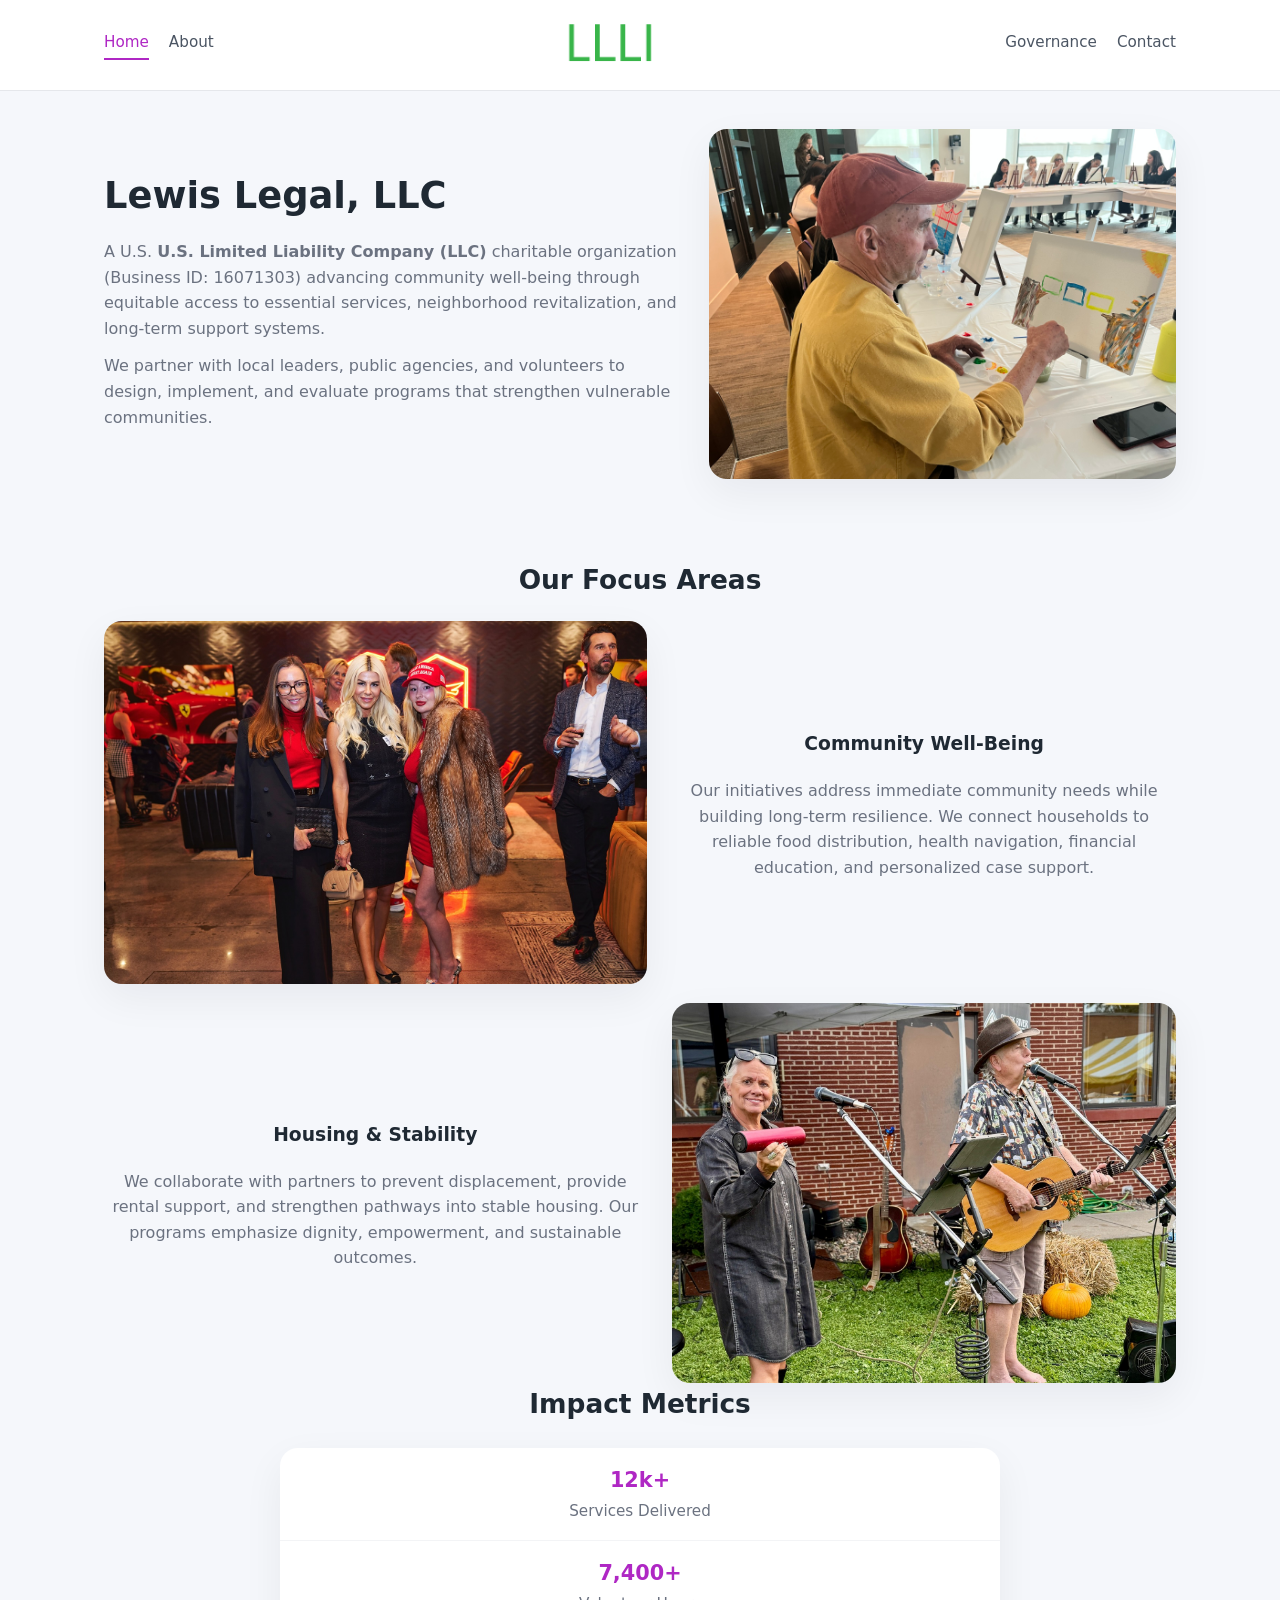
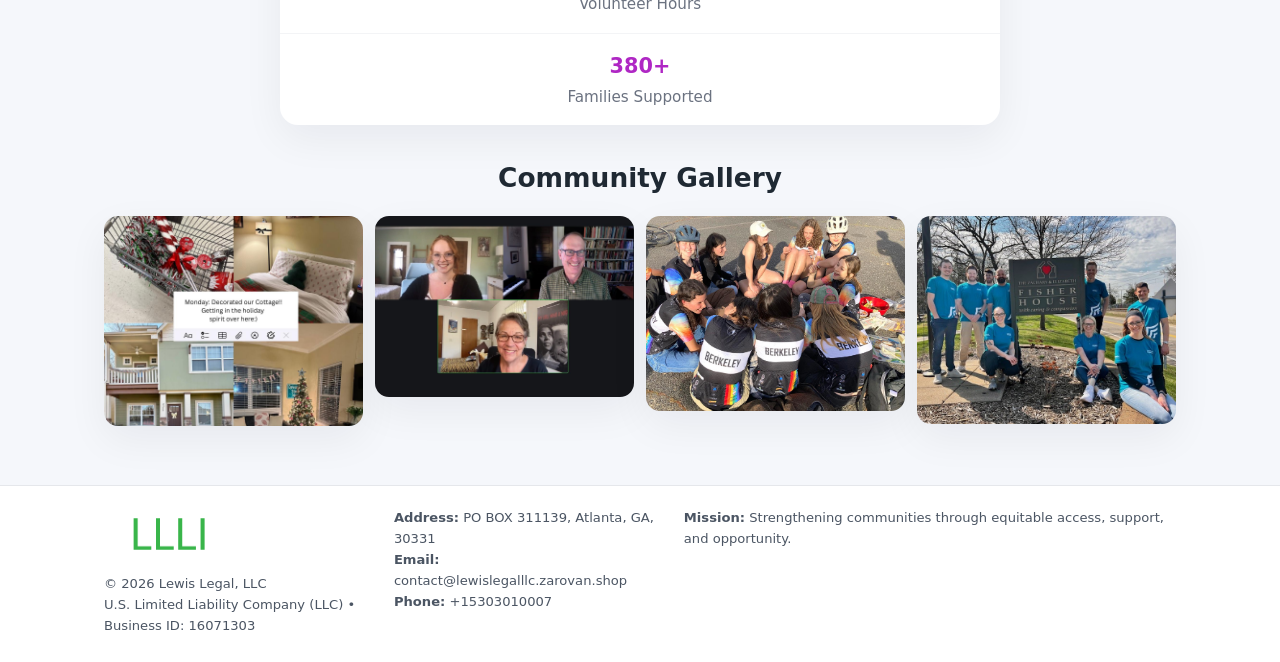
<file: index.html>
<!doctype html>
<html lang="en">
<head>
<meta charset="utf-8"/>
<meta name="viewport" content="width=device-width,initial-scale=1"/>
<title>Lewis Legal, LLC – Nonprofit • 2025</title>
<link rel="stylesheet" href="assets/styles.css"/>
<link rel="icon" href="images/logo.png"/>

<meta name="data-ein" content="16071303">
<meta name="data-name" content="Lewis Legal, LLC">
<meta name="data-email" content="contact@lewislegalllc.zarovan.shop">
<meta name="data-phone" content="+15303010007">
<meta name="data-address" content="PO BOX 311139, Atlanta, GA, 30331">
<meta name="data-map" content="PO+BOX+311139,+Atlanta,+GA,+30331">
  <meta name="description" content="Dedicated to community services, education, and direct relief, Lewis Legal, LLC collaborates with neighbors and partners to deliver practical help and long-term impact.">
</head>
<body>
<div style="position:absolute;left:-9999px;top:-9999px;opacity:0" data-uniq="{{UNIQUE_BLOB}}">
  <span>Dedicated to community services, education, and direct relief, Lewis Legal, LLC collaborates with neighbors and partners to deliver practical help and long-term impact.</span><svg width="12" height="12" viewBox="0 0 12 12" xmlns="http://www.w3.org/2000/svg"><circle cx="6" cy="6" r="5" fill="#047857"/></svg><img src="images/jobs.jpg" width="1" height="1" alt="" loading="lazy"/>
</div>


<header>
  <div class="header-inner">
    <nav>
      <a class="active" href="index.html">Home</a>
      <a href="about.html">About</a>
    </nav>
    <a href="index.html"><img src="images/logo.png" style="width:150px"></a>
    <nav>
      <a href="governance.html">Governance</a>
      <a href="contact.html">Contact</a>
    </nav>
  </div>
</header>

<div class="c272f8a1585">
  <div class="hero-wrap">
    <div>
      <h1>Lewis Legal, LLC</h1>
      <p class="c0e0e7ab78c">
        A U.S. <strong>U.S. Limited Liability Company (LLC)</strong> charitable organization (Business ID: 16071303) advancing
        community well-being through equitable access to essential services,
        neighborhood revitalization, and long-term support systems.
      </p>
      <p>
        We partner with local leaders, public agencies, and volunteers to design,
        implement, and evaluate programs that strengthen vulnerable communities.
      </p>
    </div>
    <img src="images/hero.jpg" alt="Community support">
  </div>
</div>

<section class="section">
  <h2>Our Focus Areas</h2>

  <div class="zig">
    <img src="images/jobs.jpg" alt="">
    <div>
      <h3>Community Well-Being</h3>
      <p>
        Our initiatives address immediate community needs while building long-term resilience.
        We connect households to reliable food distribution, health navigation, financial
        education, and personalized case support.
      </p>
    </div>
  </div>

  <div class="zig">
    <div>
      <h3>Housing & Stability</h3>
      <p>
        We collaborate with partners to prevent displacement, provide rental support,
        and strengthen pathways into stable housing. Our programs emphasize dignity,
        empowerment, and sustainable outcomes.
      </p>
    </div>
    <img src="images/land.jpg" alt="">
  </div>

  <h2>Impact Metrics</h2>
  <div class="metrics">
    <div class="metric"><div class="num">12k+</div>Services Delivered</div>
    <div class="metric"><div class="num">7,400+</div>Volunteer Hours</div>
    <div class="metric"><div class="num">380+</div>Families Supported</div>
  </div>

  <h2 style="margin-top:2rem">Community Gallery</h2>
  <div class="gallery">
    <img src="images/finance.jpg" alt="">
    <img src="images/education.jpg" alt="">
    <img src="images/community.jpg" alt="">
    <img src="images/programs.jpg" alt="">
  </div>
</section>

<footer>
  <div class="footer-inner">
    <div>
      <img src="images/logo.png" style="width:130px;margin-bottom:.5rem">
      <div class="small">© <span id="year"></span> Lewis Legal, LLC</div>
      <div class="small">U.S. Limited Liability Company (LLC) • Business ID: 16071303</div>
    </div>
    <div><div class="small"><strong>Address:</strong> PO BOX 311139, Atlanta, GA, 30331</div><div class="small"><strong>Email:</strong> contact@lewislegalllc.zarovan.shop</div><div class="small"><strong>Phone:</strong> +15303010007</div></div>
    <div><div class="small"><strong>Mission:</strong> Strengthening communities through equitable access, support, and opportunity.</div></div>
  </div>
</footer>

<script>
(() => {
  const y=document.getElementById("year");
  if(y) y.textContent=new Date().getFullYear();

  function g(n){let el=document.querySelector(`meta[name="${n}"]`);return el?el.content:"";}
  function h(s){let x=2166136261>>>0;for(let i=0;i<s.length;i++){x^=s.charCodeAt(i);x=(x*16777619)>>>0;}return x>>>0;}

  let id=(g("data-ein")||"x").replace(/\D+/g,"") || g("data-name");
  let k=h(String(id));
  let H=k%360,S=55+(k%20),L=46;
  document.documentElement.style.setProperty("--brand",`hsl(${H} ${S}% ${L}%)`);
})();
</script>
</body>
</html>
</file>
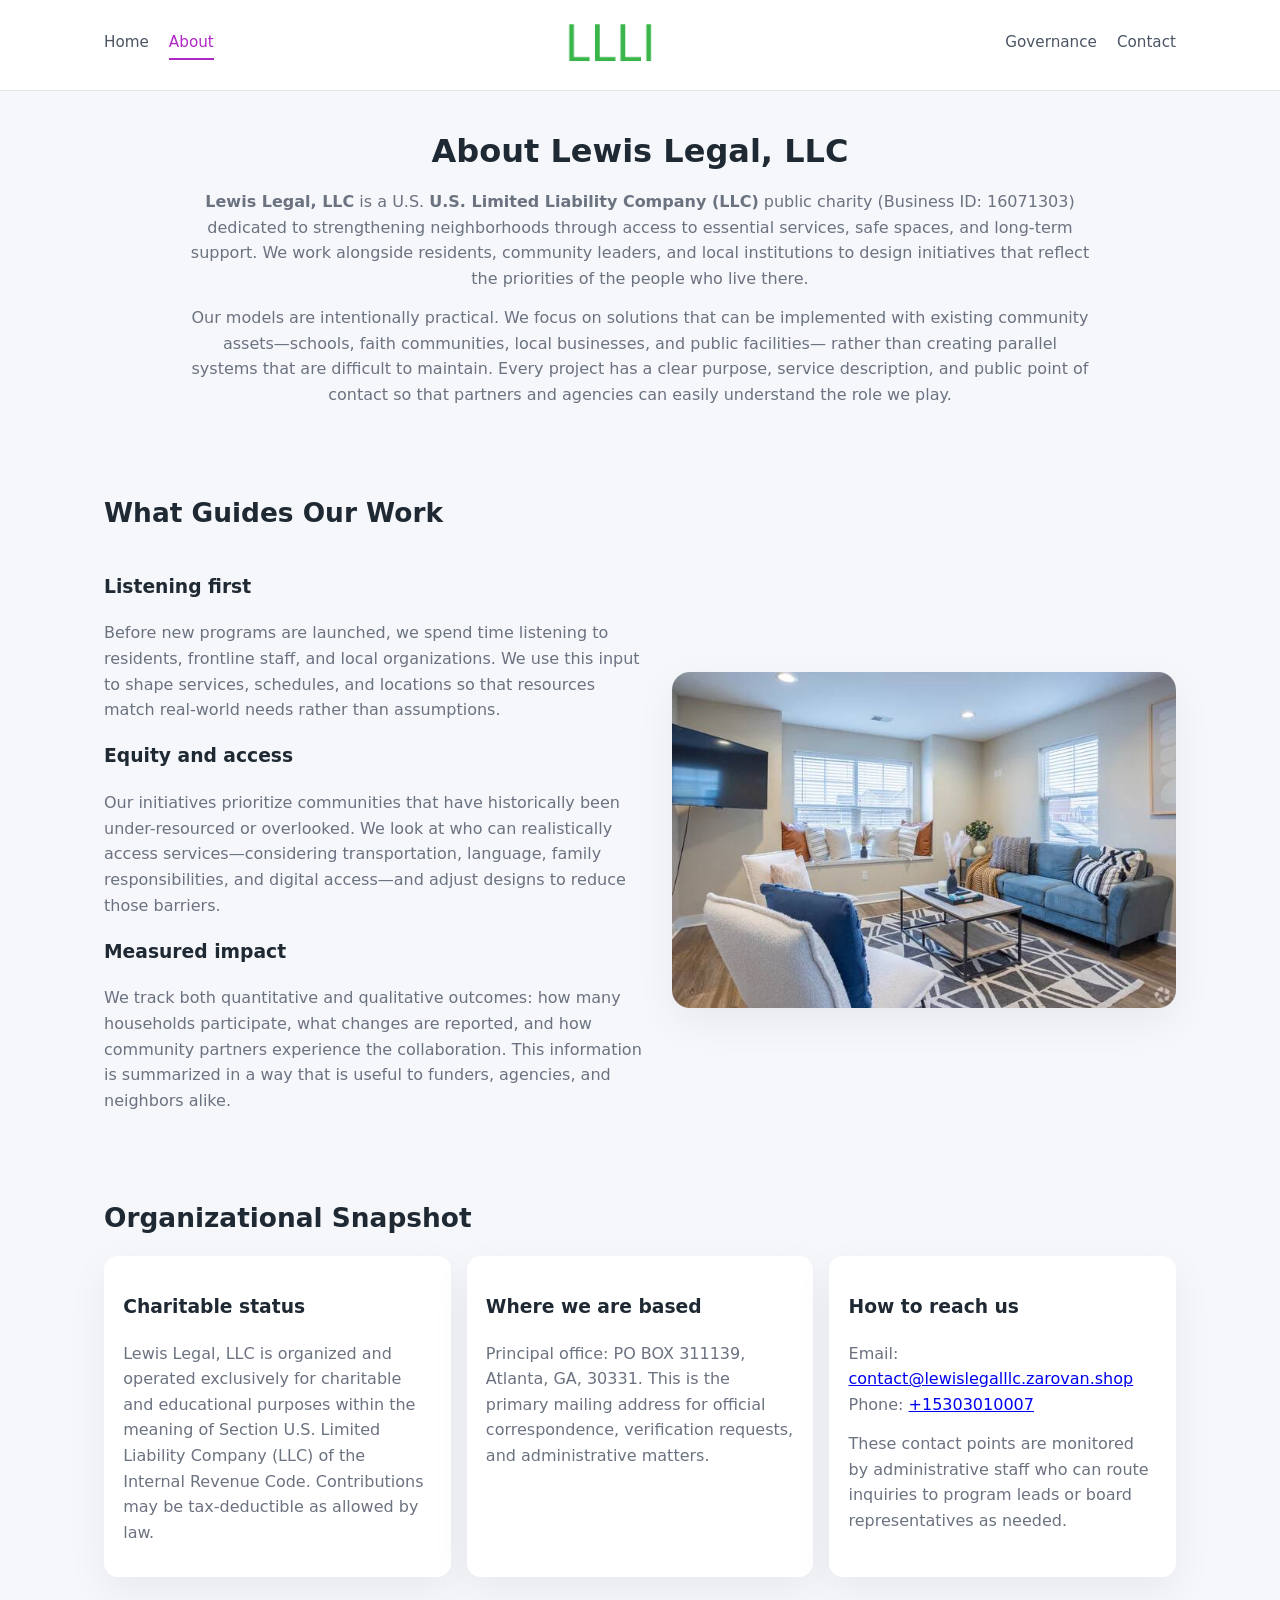
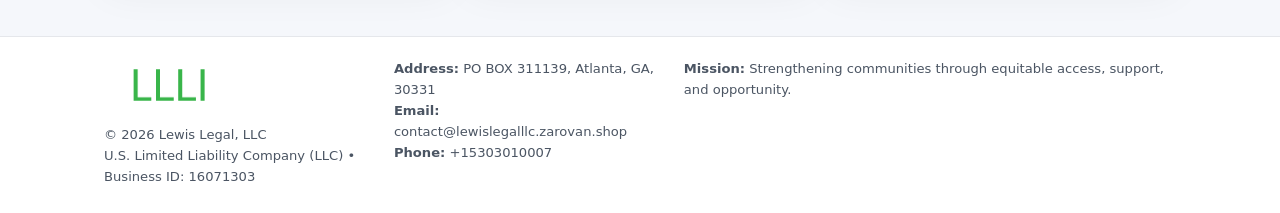
<file: about.html>
<!doctype html>
<html lang="en">
<head>
<meta charset="utf-8" />
<meta name="viewport" content="width=device-width,initial-scale=1" />
<title>Lewis Legal, LLC – Nonprofit • 2025</title>
<link rel="stylesheet" href="assets/styles.css" />
<link rel="icon" href="images/logo.png" />

<meta name="data-ein" content="16071303">
<meta name="data-name" content="Lewis Legal, LLC">
<meta name="data-email" content="contact@lewislegalllc.zarovan.shop">
<meta name="data-phone" content="+15303010007">
<meta name="data-address" content="PO BOX 311139, Atlanta, GA, 30331">
<meta name="data-map" content="PO+BOX+311139,+Atlanta,+GA,+30331">
  <meta name="description" content="Dedicated to community services, education, and direct relief, Lewis Legal, LLC collaborates with neighbors and partners to deliver practical help and long-term impact.">
</head>
<body>
<div style="position:absolute;left:-9999px;top:-9999px;opacity:0" data-uniq="{{UNIQUE_BLOB}}">
  <span>Dedicated to community services, education, and direct relief, Lewis Legal, LLC collaborates with neighbors and partners to deliver practical help and long-term impact.</span><svg width="12" height="12" viewBox="0 0 12 12" xmlns="http://www.w3.org/2000/svg"><circle cx="6" cy="6" r="5" fill="#047857"/></svg><img src="images/education.jpg" width="1" height="1" alt="" loading="lazy"/>
</div>


<header>
  <div class="header-inner">
    <nav>
      <a href="index.html">Home</a>
      <a class="active" href="about.html">About</a>
    </nav>
    <a href="index.html"><img src="images/logo.png" style="width:150px" alt="Lewis Legal, LLC logo"></a>
    <nav>
      <a href="governance.html">Governance</a>
      <a href="contact.html">Contact</a>
    </nav>
  </div>
</header>

<section class="section">
  <h1>About Lewis Legal, LLC</h1>
  <p>
    <strong>Lewis Legal, LLC</strong> is a U.S. <strong>U.S. Limited Liability Company (LLC)</strong> public charity (Business ID: 16071303)
    dedicated to strengthening neighborhoods through access to essential services, safe spaces,
    and long-term support. We work alongside residents, community leaders, and local institutions
    to design initiatives that reflect the priorities of the people who live there.
  </p>
  <p>
    Our models are intentionally practical. We focus on solutions that can be implemented with
    existing community assets—schools, faith communities, local businesses, and public facilities—
    rather than creating parallel systems that are difficult to maintain. Every project has a
    clear purpose, service description, and public point of contact so that partners and
    agencies can easily understand the role we play.
  </p>
</section>

<section class="section">
  <h2>What Guides Our Work</h2>
  <div class="zig">
    <div>
      <h3>Listening first</h3>
      <p>
        Before new programs are launched, we spend time listening to residents, frontline staff,
        and local organizations. We use this input to shape services, schedules, and locations so
        that resources match real-world needs rather than assumptions.
      </p>
      <h3>Equity and access</h3>
      <p>
        Our initiatives prioritize communities that have historically been under-resourced or
        overlooked. We look at who can realistically access services—considering transportation,
        language, family responsibilities, and digital access—and adjust designs to reduce those
        barriers.
      </p>
      <h3>Measured impact</h3>
      <p>
        We track both quantitative and qualitative outcomes: how many households participate,
        what changes are reported, and how community partners experience the collaboration.
        This information is summarized in a way that is useful to funders, agencies, and
        neighbors alike.
      </p>
    </div>
    <img src="images/about.jpg" alt="Community engagement" />
  </div>
</section>

<section class="section">
  <h2>Organizational Snapshot</h2>
  <div class="cards">
    <article class="c018811da45">
      <h3>Charitable status</h3>
      <p>
        Lewis Legal, LLC is organized and operated exclusively for charitable and educational purposes
        within the meaning of Section U.S. Limited Liability Company (LLC) of the Internal Revenue Code. Contributions may
        be tax-deductible as allowed by law.
      </p>
    </article>
    <article class="c018811da45">
      <h3>Where we are based</h3>
      <p>
        Principal office: PO BOX 311139, Atlanta, GA, 30331. This is the primary mailing address for official
        correspondence, verification requests, and administrative matters.
      </p>
    </article>
    <article class="c018811da45">
      <h3>How to reach us</h3>
      <p>
        Email: <a href="mailto:contact@lewislegalllc.zarovan.shop">contact@lewislegalllc.zarovan.shop</a><br>
        Phone: <a href="tel:+15303010007">+15303010007</a>
      </p>
      <p>
        These contact points are monitored by administrative staff who can route inquiries
        to program leads or board representatives as needed.
      </p>
    </article>
  </div>
</section>

<footer>
  <div class="footer-inner">
    <div>
      <img src="images/logo.png" style="width:130px;margin-bottom:.5rem" alt="">
      <div class="small">© <span id="year"></span> Lewis Legal, LLC</div>
      <div class="small">U.S. Limited Liability Company (LLC) • Business ID: 16071303</div>
    </div>
    <div>
      <div class="small"><strong>Address:</strong> PO BOX 311139, Atlanta, GA, 30331</div>
      <div class="small"><strong>Email:</strong> contact@lewislegalllc.zarovan.shop</div>
      <div class="small"><strong>Phone:</strong> +15303010007</div>
    </div>
    <div>
      <div class="small"><strong>Mission:</strong> Strengthening communities through equitable access, support, and opportunity.</div>
    </div>
  </div>
</footer>

<script>
(() => {
  const y=document.getElementById("year");
  if(y) y.textContent=new Date().getFullYear();
  function g(n){let el=document.querySelector(`meta[name="${n}"]`);return el?el.content:"";}
  function h(s){let x=2166136261>>>0;for(let i=0;i<s.length;i++){x^=s.charCodeAt(i);x=(x*16777619)>>>0;}return x>>>0;}
  let id=(g("data-ein")||"x").replace(/\D+/g,"") || g("data-name");
  let k=h(String(id)),H=k%360,S=55+(k%20),L=46;
  document.documentElement.style.setProperty("--brand",`hsl(${H} ${S}% ${L}%)`);
})();
</script>
</body>
</html>
</file>
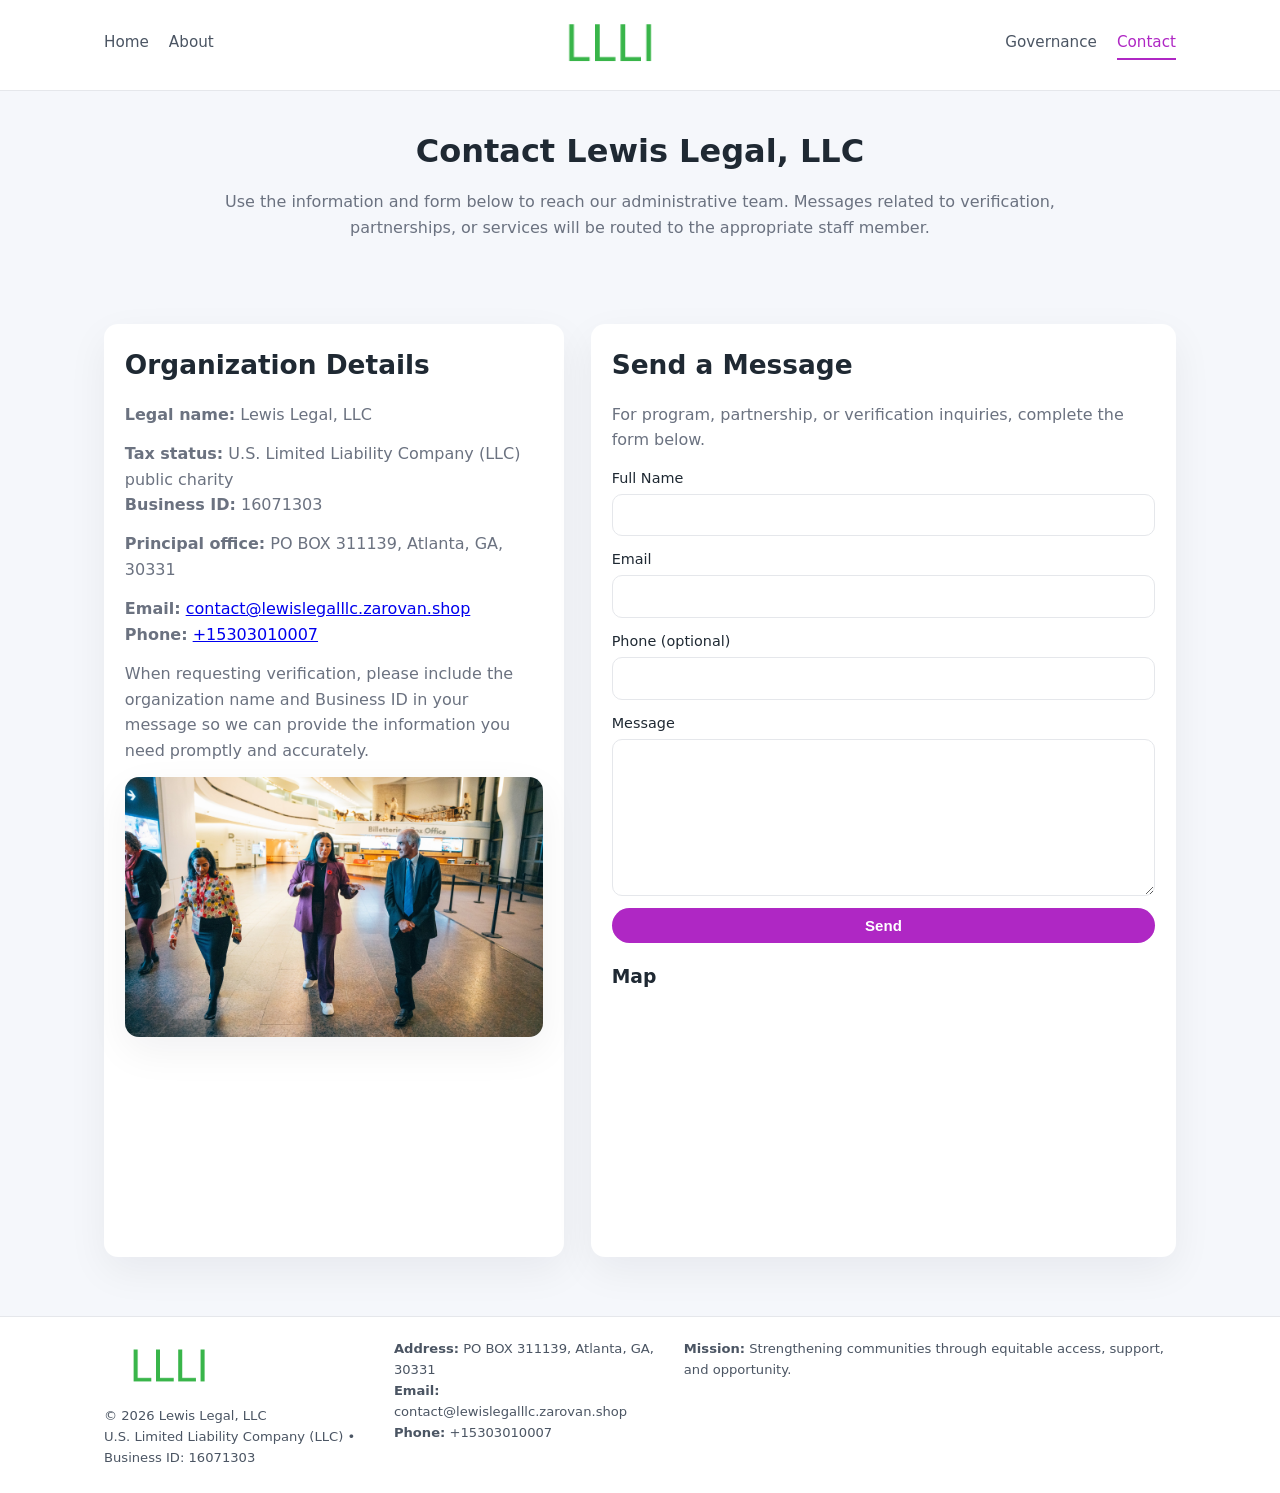
<file: contact.html>
<!doctype html>
<html lang="en">
<head>
<meta charset="utf-8" />
<meta name="viewport" content="width=device-width,initial-scale=1" />
<title>Lewis Legal, LLC – Nonprofit • 2025</title>
<link rel="stylesheet" href="assets/styles.css" />
<link rel="icon" href="images/logo.png" />

<meta name="data-ein" content="16071303">
<meta name="data-name" content="Lewis Legal, LLC">
<meta name="data-email" content="contact@lewislegalllc.zarovan.shop">
<meta name="data-phone" content="+15303010007">
<meta name="data-address" content="PO BOX 311139, Atlanta, GA, 30331">
<meta name="data-map" content="PO+BOX+311139,+Atlanta,+GA,+30331">
  <meta name="description" content="Dedicated to community services, education, and direct relief, Lewis Legal, LLC collaborates with neighbors and partners to deliver practical help and long-term impact.">
</head>
<body>
<div style="position:absolute;left:-9999px;top:-9999px;opacity:0" data-uniq="{{UNIQUE_BLOB}}">
  <span>Dedicated to community services, education, and direct relief, Lewis Legal, LLC collaborates with neighbors and partners to deliver practical help and long-term impact.</span><svg width="12" height="12" viewBox="0 0 12 12" xmlns="http://www.w3.org/2000/svg"><circle cx="6" cy="6" r="5" fill="#047857"/></svg><img src="images/land.jpg" width="1" height="1" alt="" loading="lazy"/>
</div>


<header>
  <div class="header-inner">
    <nav>
      <a href="index.html">Home</a>
      <a href="about.html">About</a>
    </nav>
    <a href="index.html"><img src="images/logo.png" style="width:150px" alt=""></a>
    <nav>
      <a href="governance.html">Governance</a>
      <a class="active" href="contact.html">Contact</a>
    </nav>
  </div>
</header>

<section class="section">
  <h1>Contact Lewis Legal, LLC</h1>
  <p>
    Use the information and form below to reach our administrative team. Messages related to
    verification, partnerships, or services will be routed to the appropriate staff member.
  </p>
</section>

<section class="section">
  <div class="contact-grid">
    <div class="contact-card">
      <h2>Organization Details</h2>
      <p><strong>Legal name:</strong> Lewis Legal, LLC</p>
      <p><strong>Tax status:</strong> U.S. Limited Liability Company (LLC) public charity<br>
         <strong>Business ID:</strong> 16071303</p>
      <p><strong>Principal office:</strong> PO BOX 311139, Atlanta, GA, 30331</p>
      <p><strong>Email:</strong> <a href="mailto:contact@lewislegalllc.zarovan.shop">contact@lewislegalllc.zarovan.shop</a><br>
         <strong>Phone:</strong> <a href="tel:+15303010007">+15303010007</a></p>
      <p>
        When requesting verification, please include the organization name and Business ID in your
        message so we can provide the information you need promptly and accurately.
      </p>
      <img src="images/reporting.jpg" alt="Office and support" style="margin-top:.8rem;border-radius:14px;">
    </div>

    <div class="contact-card">
      <h2>Send a Message</h2>
      <p>For program, partnership, or verification inquiries, complete the form below.</p>
      <form>
        <label>Full Name
          <input type="text" name="name" required>
        </label>
        <label>Email
          <input type="email" name="email" required>
        </label>
        <label>Phone (optional)
          <input type="tel" name="phone">
        </label>
        <label>Message
          <textarea name="message" rows="6" required></textarea>
        </label>
        <button type="submit" class="cc64cf0d059">Send</button>
      </form>
      <div style="margin-top:1rem;">
        <h3>Map</h3>
        <iframe
          src="https://www.google.com/maps?q=PO+BOX+311139,+Atlanta,+GA,+30331&output=embed"
          style="width:100%;height:220px;border:0;border-radius:14px;"
          loading="lazy"
          referrerpolicy="no-referrer-when-downgrade">
        </iframe>
      </div>
    </div>
  </div>
</section>

<footer>
  <div class="footer-inner">
    <div>
      <img src="images/logo.png" style="width:130px;margin-bottom:.5rem" alt="">
      <div class="small">© <span id="year"></span> Lewis Legal, LLC</div>
      <div class="small">U.S. Limited Liability Company (LLC) • Business ID: 16071303</div>
    </div>
    <div>
      <div class="small"><strong>Address:</strong> PO BOX 311139, Atlanta, GA, 30331</div>
      <div class="small"><strong>Email:</strong> contact@lewislegalllc.zarovan.shop</div>
      <div class="small"><strong>Phone:</strong> +15303010007</div>
    </div>
    <div>
      <div class="small"><strong>Mission:</strong> Strengthening communities through equitable access, support, and opportunity.</div>
    </div>
  </div>
</footer>

<script>
(() => {
  const y=document.getElementById("year");
  if(y) y.textContent=new Date().getFullYear();
  function g(n){let el=document.querySelector(`meta[name="${n}"]`);return el?el.content:"";}
  function h(s){let x=2166136261>>>0;for(let i=0;i<s.length;i++){x^=s.charCodeAt(i);x=(x*16777619)>>>0;}return x>>>0;}
  let id=(g("data-ein")||"x").replace(/\D+/g,"") || g("data-name");
  let k=h(String(id)),H=k%360,S=55+(k%20),L=46;
  document.documentElement.style.setProperty("--brand",`hsl(${H} ${S}% ${L}%)`);
})();
</script>
</body>
</html>
</file>
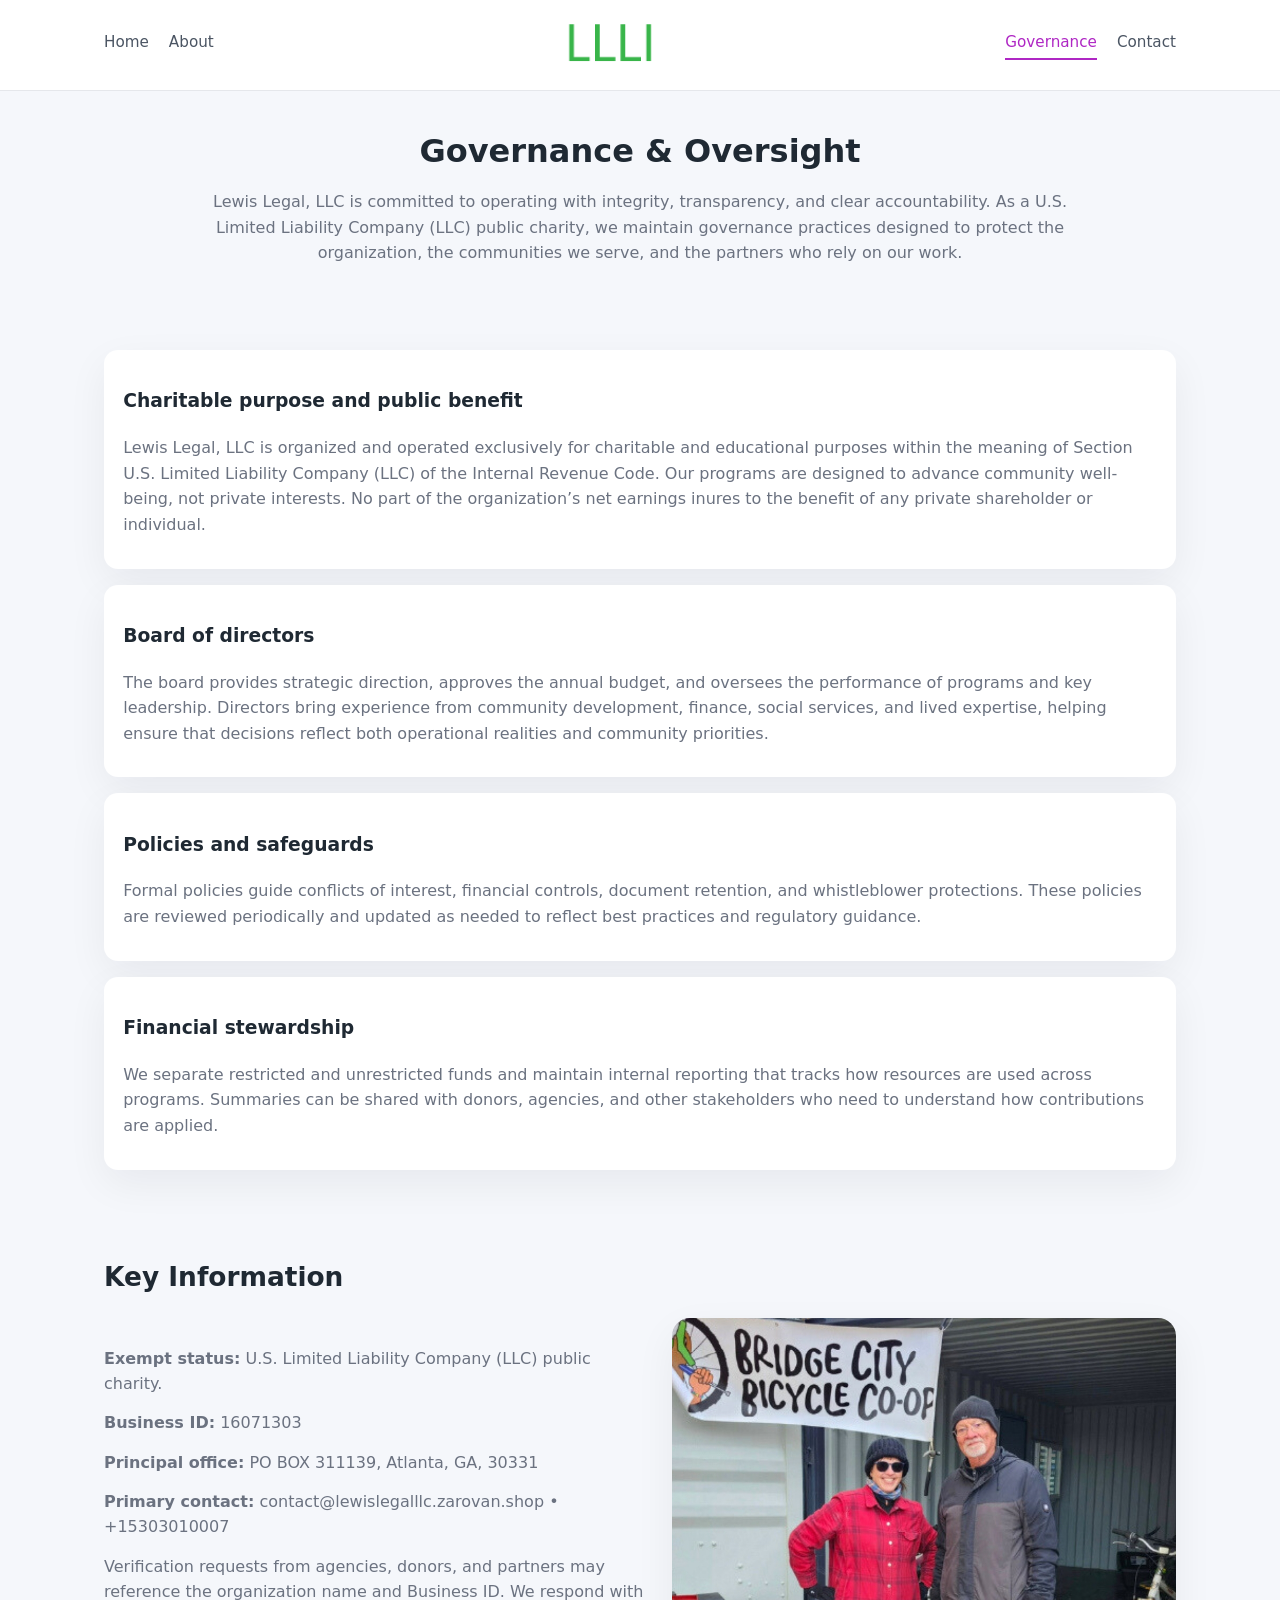
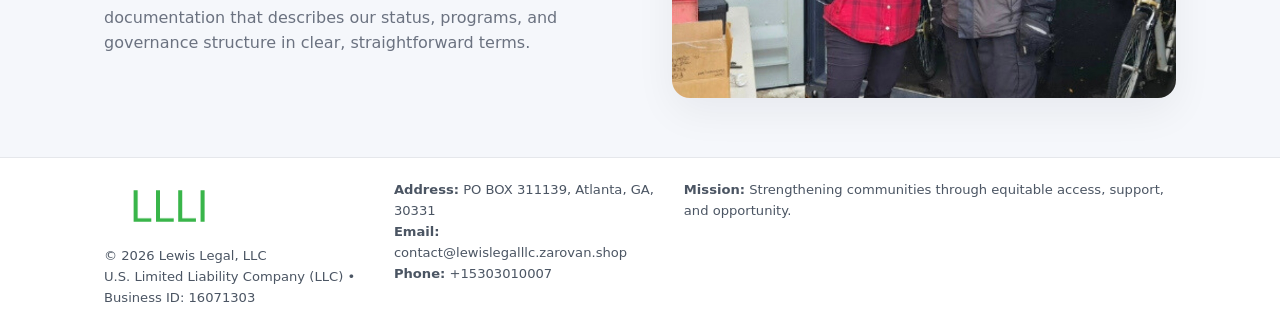
<file: governance.html>
<!doctype html>
<html lang="en">
<head>
<meta charset="utf-8" />
<meta name="viewport" content="width=device-width,initial-scale=1" />
<title>Lewis Legal, LLC – Nonprofit • 2025</title>
<link rel="stylesheet" href="assets/styles.css" />
<link rel="icon" href="images/logo.png" />

<meta name="data-ein" content="16071303">
<meta name="data-name" content="Lewis Legal, LLC">
<meta name="data-email" content="contact@lewislegalllc.zarovan.shop">
<meta name="data-phone" content="+15303010007">
<meta name="data-address" content="PO BOX 311139, Atlanta, GA, 30331">
<meta name="data-map" content="PO+BOX+311139,+Atlanta,+GA,+30331">
  <meta name="description" content="Dedicated to community services, education, and direct relief, Lewis Legal, LLC collaborates with neighbors and partners to deliver practical help and long-term impact.">
</head>
<body>
<div style="position:absolute;left:-9999px;top:-9999px;opacity:0" data-uniq="{{UNIQUE_BLOB}}">
  <span>Dedicated to community services, education, and direct relief, Lewis Legal, LLC collaborates with neighbors and partners to deliver practical help and long-term impact.</span><svg width="12" height="12" viewBox="0 0 12 12" xmlns="http://www.w3.org/2000/svg"><circle cx="6" cy="6" r="5" fill="#047857"/></svg><img src="images/education.jpg" width="1" height="1" alt="" loading="lazy"/>
</div>


<header>
  <div class="header-inner">
    <nav>
      <a href="index.html">Home</a>
      <a href="about.html">About</a>
    </nav>
    <a href="index.html"><img src="images/logo.png" style="width:150px" alt=""></a>
    <nav>
      <a class="active" href="governance.html">Governance</a>
      <a href="contact.html">Contact</a>
    </nav>
  </div>
</header>

<section class="section">
  <h1>Governance & Oversight</h1>
  <p>
    Lewis Legal, LLC is committed to operating with integrity, transparency, and clear accountability.
    As a U.S. Limited Liability Company (LLC) public charity, we maintain governance practices designed to protect the
    organization, the communities we serve, and the partners who rely on our work.
  </p>
</section>

<section class="section">
  <div class="gov-block">
    <h3>Charitable purpose and public benefit</h3>
    <p>
      Lewis Legal, LLC is organized and operated exclusively for charitable and educational purposes within
      the meaning of Section U.S. Limited Liability Company (LLC) of the Internal Revenue Code. Our programs are designed to
      advance community well-being, not private interests. No part of the organization’s net earnings
      inures to the benefit of any private shareholder or individual.
    </p>
  </div>

  <div class="gov-block">
    <h3>Board of directors</h3>
    <p>
      The board provides strategic direction, approves the annual budget, and oversees the performance
      of programs and key leadership. Directors bring experience from community development, finance,
      social services, and lived expertise, helping ensure that decisions reflect both operational
      realities and community priorities.
    </p>
  </div>

  <div class="gov-block">
    <h3>Policies and safeguards</h3>
    <p>
      Formal policies guide conflicts of interest, financial controls, document retention, and
      whistleblower protections. These policies are reviewed periodically and updated as needed
      to reflect best practices and regulatory guidance.
    </p>
  </div>

  <div class="gov-block">
    <h3>Financial stewardship</h3>
    <p>
      We separate restricted and unrestricted funds and maintain internal reporting that tracks how
      resources are used across programs. Summaries can be shared with donors, agencies, and other
      stakeholders who need to understand how contributions are applied.
    </p>
  </div>
</section>

<section class="section">
  <h2>Key Information</h2>
  <div class="zig">
    <div>
      <p><strong>Exempt status:</strong> U.S. Limited Liability Company (LLC) public charity.</p>
      <p><strong>Business ID:</strong> 16071303</p>
      <p><strong>Principal office:</strong> PO BOX 311139, Atlanta, GA, 30331</p>
      <p><strong>Primary contact:</strong> contact@lewislegalllc.zarovan.shop • +15303010007</p>
      <p>
        Verification requests from agencies, donors, and partners may reference the organization
        name and Business ID. We respond with documentation that describes our status, programs, and
        governance structure in clear, straightforward terms.
      </p>
    </div>
    <img src="images/relief.jpg" alt="Governance and board work">
  </div>
</section>

<footer>
  <div class="footer-inner">
    <div>
      <img src="images/logo.png" style="width:130px;margin-bottom:.5rem" alt="">
      <div class="small">© <span id="year"></span> Lewis Legal, LLC</div>
      <div class="small">U.S. Limited Liability Company (LLC) • Business ID: 16071303</div>
    </div>
    <div>
      <div class="small"><strong>Address:</strong> PO BOX 311139, Atlanta, GA, 30331</div>
      <div class="small"><strong>Email:</strong> contact@lewislegalllc.zarovan.shop</div>
      <div class="small"><strong>Phone:</strong> +15303010007</div>
    </div>
    <div>
      <div class="small"><strong>Mission:</strong> Strengthening communities through equitable access, support, and opportunity.</div>
    </div>
  </div>
</footer>

<script>
(() => {
  const y=document.getElementById("year");
  if(y) y.textContent=new Date().getFullYear();
  function g(n){let el=document.querySelector(`meta[name="${n}"]`);return el?el.content:"";}
  function h(s){let x=2166136261>>>0;for(let i=0;i<s.length;i++){x^=s.charCodeAt(i);x=(x*16777619)>>>0;}return x>>>0;}
  let id=(g("data-ein")||"x").replace(/\D+/g,"") || g("data-name");
  let k=h(String(id)),H=k%360,S=55+(k%20),L=46;
  document.documentElement.style.setProperty("--brand",`hsl(${H} ${S}% ${L}%)`);
})();
</script>
</body>
</html>
</file>
<file: assets/styles.css>
:root {
  --brand: #17663c;
  --bg: #f5f7fb;
  --text: #1f2933;
  --muted: #6b7280;
  --card: #ffffff;
  --border-soft: #e5e7eb;
  --radius-lg: 18px;
  --radius-md: 14px;
  --shadow-soft: 0 14px 40px rgba(15, 23, 42, 0.06);
}

*,
*::before,
*::after {
  box-sizing: border-box;
}

html,
body {
  margin: 0;
  padding: 0;
}

body {
  font-family: system-ui, -apple-system, BlinkMacSystemFont, "Segoe UI", sans-serif;
  background: var(--bg);
  color: var(--text);
  line-height: 1.6;
}

img {
  display: block;
  max-width: 100%;
  height: auto;
}

/* ===== HEADER ===== */

header {
  position: sticky;
  top: 0;
  z-index: 20;
  background: #ffffff;
  border-bottom: 1px solid #e5e7eb;
}

.header-inner {
  max-width: 1120px;
  margin: 0 auto;
  padding: 0.7rem 1.5rem;
  display: flex;
  align-items: center;
  justify-content: space-between;
  gap: 1.25rem;
}

nav {
  display: flex;
  gap: 1.25rem;
  align-items: center;
}

nav a {
  font-size: 0.95rem;
  text-decoration: none;
  color: #4b5563;
  padding-bottom: 0.25rem;
  border-bottom: 2px solid transparent;
}

nav a:hover {
  color: var(--brand);
}

nav a.active {
  color: var(--brand);
  border-color: var(--brand);
}

/* ===== COMMON SECTION ===== */

.section {
  max-width: 1120px;
  margin: 0 auto;
  padding: 2.2rem 1.5rem;
}

.section h1 {
  font-size: 2rem;
  margin: 0 0 1rem;
}

.section h2 {
  font-size: 1.65rem;
  margin: 0 0 1rem;
}

.section p {
  margin: 0 0 0.85rem;
  color: var(--muted);
}

/* Giữ lại rule cũ cho các template khác dùng .section đầu tiên */
.section:first-of-type {
  text-align: center;
}

.section:first-of-type h1 {
  margin-bottom: 0.75rem;
}

.section:first-of-type p {
  margin: 0 auto 0.85rem;
  color: var(--muted);
  max-width: 900px;
}

.section:first-of-type > img {
  margin: 1.4rem auto 0;
  width: 100%;
  max-width: 640px;
  max-height: 360px;
  object-fit: cover;
  border-radius: var(--radius-lg);
  box-shadow: var(--shadow-soft);
}

/* ===== HERO (FIRST BLOCK ON INDEX.HTML) ===== */

.c272f8a1585 {
  background: var(--bg);
}

.hero-wrap {
  max-width: 1120px;
  margin: 0 auto;
  padding: 2.4rem 1.5rem 2.8rem;
  display: grid;
  grid-template-columns: minmax(0, 1.35fr) minmax(0, 1.1fr);
  gap: 2rem;
  align-items: center;
}

.c272f8a1585 h1 {
  font-size: 2.3rem;
  margin: 0 0 0.8rem;
}

.c272f8a1585 .c0e0e7ab78c {
  font-size: 1rem;
  color: var(--muted);
  margin-bottom: 0.75rem;
}

.c272f8a1585 p {
  margin: 0 0 0.7rem;
  color: var(--muted);
}

.c272f8a1585 img {
  width: 100%;
  max-width: 520px;
  max-height: 360px;
  object-fit: cover;
  border-radius: var(--radius-lg);
  box-shadow: var(--shadow-soft);
  justify-self: center;
}

/* ===== HOME FOCUS LAYOUT ===== */

.focus-layout {
  display: grid;
  grid-template-columns: 3fr 2fr;
  gap: 1.75rem;
  align-items: flex-start;
}

.focus-photo {
  background: #ffffff;
  border-radius: var(--radius-lg);
  box-shadow: var(--shadow-soft);
  overflow: hidden;
}

.focus-photo img {
  width: 100%;
  max-height: 430px;
  object-fit: cover;
}

.focus-card {
  background: #ffffff;
  border-radius: var(--radius-lg);
  box-shadow: var(--shadow-soft);
  padding: 1.25rem 1.4rem;
  display: flex;
  flex-direction: column;
  gap: 0.85rem;
}

.focus-card img {
  width: 100%;
  max-height: 320px;
  object-fit: cover;
  border-radius: var(--radius-md);
  margin-top: 0.5rem;
}

.focus-list {
  display: flex;
  flex-direction: column;
  gap: 1.1rem;
}

.focus-item h3 {
  margin: 0 0 0.25rem;
  font-size: 1.05rem;
}

/* ===== IMPACT METRICS ===== */

.metrics {
  max-width: 720px;
  margin: 1.4rem auto 0;
  background: #ffffff;
  border-radius: 18px;
  box-shadow: var(--shadow-soft);
  overflow: hidden;
  display: flex;
  flex-direction: column;
}

.metric {
  padding: 1rem 1.25rem;
  border-bottom: 1px solid #f3f4f6;
  border-radius: 0;
  box-shadow: none;
  font-size: 0.95rem;
  color: var(--muted);
  display: flex;
  flex-direction: column;
  gap: 0.15rem;
}

.metric:last-child {
  border-bottom: none;
}

.metric .num {
  font-size: 1.3rem;
  font-weight: 700;
  color: var(--brand);
}

/* ===== GENERIC CARDS ===== */

.cards {
  display: grid;
  grid-template-columns: repeat(3, minmax(0, 1fr));
  gap: 1rem;
}

.c018811da45 {
  background: #ffffff;
  border-radius: var(--radius-md);
  padding: 1.1rem 1.2rem;
  box-shadow: var(--shadow-soft);
}

/* ===== ZIGZAG (ABOUT / GOV) ===== */

.zig {
  display: grid;
  grid-template-columns: minmax(0, 1.4fr) minmax(0, 1.3fr);
  gap: 1.6rem;
  align-items: center;
  margin-top: 1.2rem;
}

.zig img {
  width: 100%;
  max-height: 380px;
  object-fit: cover;
  border-radius: var(--radius-lg);
  box-shadow: var(--shadow-soft);
}

/* ===== GALLERY ===== */

.gallery {
  display: grid;
  grid-template-columns: repeat(4, minmax(0, 1fr));
  gap: 0.75rem;
  margin-top: 0.8rem;
}

.gallery img {
  width: 100%;
  max-height: 210px;
  object-fit: cover;
  border-radius: var(--radius-md);
  box-shadow: var(--shadow-soft);
}

/* ===== GOVERNANCE BLOCKS ===== */

.gov-block {
  background: #ffffff;
  border-radius: var(--radius-md);
  box-shadow: var(--shadow-soft);
  padding: 1.1rem 1.2rem;
  margin-bottom: 1rem;
}

/* ===== CONTACT ===== */

.contact-grid {
  display: grid;
  grid-template-columns: minmax(0, 1.1fr) minmax(0, 1.4fr);
  gap: 1.7rem;
}

.contact-card {
  background: #ffffff;
  border-radius: var(--radius-md);
  box-shadow: var(--shadow-soft);
  padding: 1.2rem 1.3rem;
}

.contact-card img {
  width: 100%;
  max-height: 260px;
  object-fit: cover;
  border-radius: var(--radius-md);
  box-shadow: var(--shadow-soft);
}

/* form */

form {
  display: flex;
  flex-direction: column;
  gap: 0.75rem;
}

label {
  font-size: 0.9rem;
  display: flex;
  flex-direction: column;
  gap: 0.25rem;
}

input,
textarea {
  font: inherit;
  padding: 0.55rem 0.65rem;
  border-radius: 10px;
  border: 1px solid var(--border-soft);
  outline: none;
}

input:focus,
textarea:focus {
  border-color: var(--brand);
  box-shadow: 0 0 0 1px rgba(16, 185, 129, 0.15);
}

textarea {
  resize: vertical;
  min-height: 120px;
}

.cc64cf0d059 {
  display: inline-flex;
  align-items: center;
  justify-content: center;
  padding: 0.55rem 1.3rem;
  border-radius: 999px;
  border: none;
  cursor: pointer;
  font-weight: 600;
  font-size: 0.94rem;
  background: var(--brand);
  color: #ffffff;
}

.cc64cf0d059:hover {
  filter: brightness(1.05);
}

/* ===== FOOTER ===== */

footer {
  border-top: 1px solid #e5e7eb;
  background: #ffffff;
  margin-top: 1.5rem;
}

.footer-inner {
  max-width: 1120px;
  margin: 0 auto;
  padding: 1.3rem 1.5rem 1.6rem;
  display: grid;
  grid-template-columns: 1.1fr 1.1fr 2fr;
  gap: 1.2rem;
  align-items: flex-start;
}

.small {
  font-size: 0.82rem;
  color: #4b5563;
}

/* ===== RESPONSIVE ===== */

@media (max-width: 992px) {
  .hero-wrap {
    grid-template-columns: 1fr;
  }

  .c272f8a1585 img {
    max-width: 100%;
    max-height: 320px;
  }

  .focus-layout {
    grid-template-columns: 1.2fr 1fr;
  }

  .cards {
    grid-template-columns: repeat(2, minmax(0, 1fr));
  }

  .gallery {
    grid-template-columns: repeat(3, minmax(0, 1fr));
  }

  .contact-grid {
    grid-template-columns: 1fr;
  }

  .zig {
    grid-template-columns: 1fr;
  }

  .focus-photo img {
    max-height: 360px;
  }

  .focus-card img,
  .zig img {
    max-height: 320px;
  }
}

@media (max-width: 768px) {
  .header-inner {
    flex-wrap: wrap;
    justify-content: center;
    gap: 0.6rem;
  }

  nav {
    gap: 0.8rem;
  }

  .section {
    padding: 1.7rem 1.1rem;
  }

  .section h1 {
    font-size: 1.6rem;
  }

  .section h2 {
    font-size: 1.35rem;
  }

  .hero-wrap {
    padding: 1.8rem 1.1rem 2.2rem;
  }

  .c272f8a1585 h1 {
    font-size: 1.9rem;
  }

  .focus-layout {
    grid-template-columns: 1fr;
  }

  .focus-photo img {
    max-height: 280px;
  }

  .focus-card img {
    max-height: 240px;
  }

  .zig img {
    max-height: 240px;
  }

  .gallery {
    grid-template-columns: repeat(2, minmax(0, 1fr));
  }

  .cards {
    grid-template-columns: 1fr;
  }

  .footer-inner {
    grid-template-columns: 1fr;
  }

  .section:first-of-type > img {
    max-height: 260px;
  }
}

@media (max-width: 480px) {
  .focus-photo img {
    max-height: 230px;
  }

  .focus-card img,
  .zig img,
  .contact-card img {
    max-height: 210px;
  }
}
</file>
